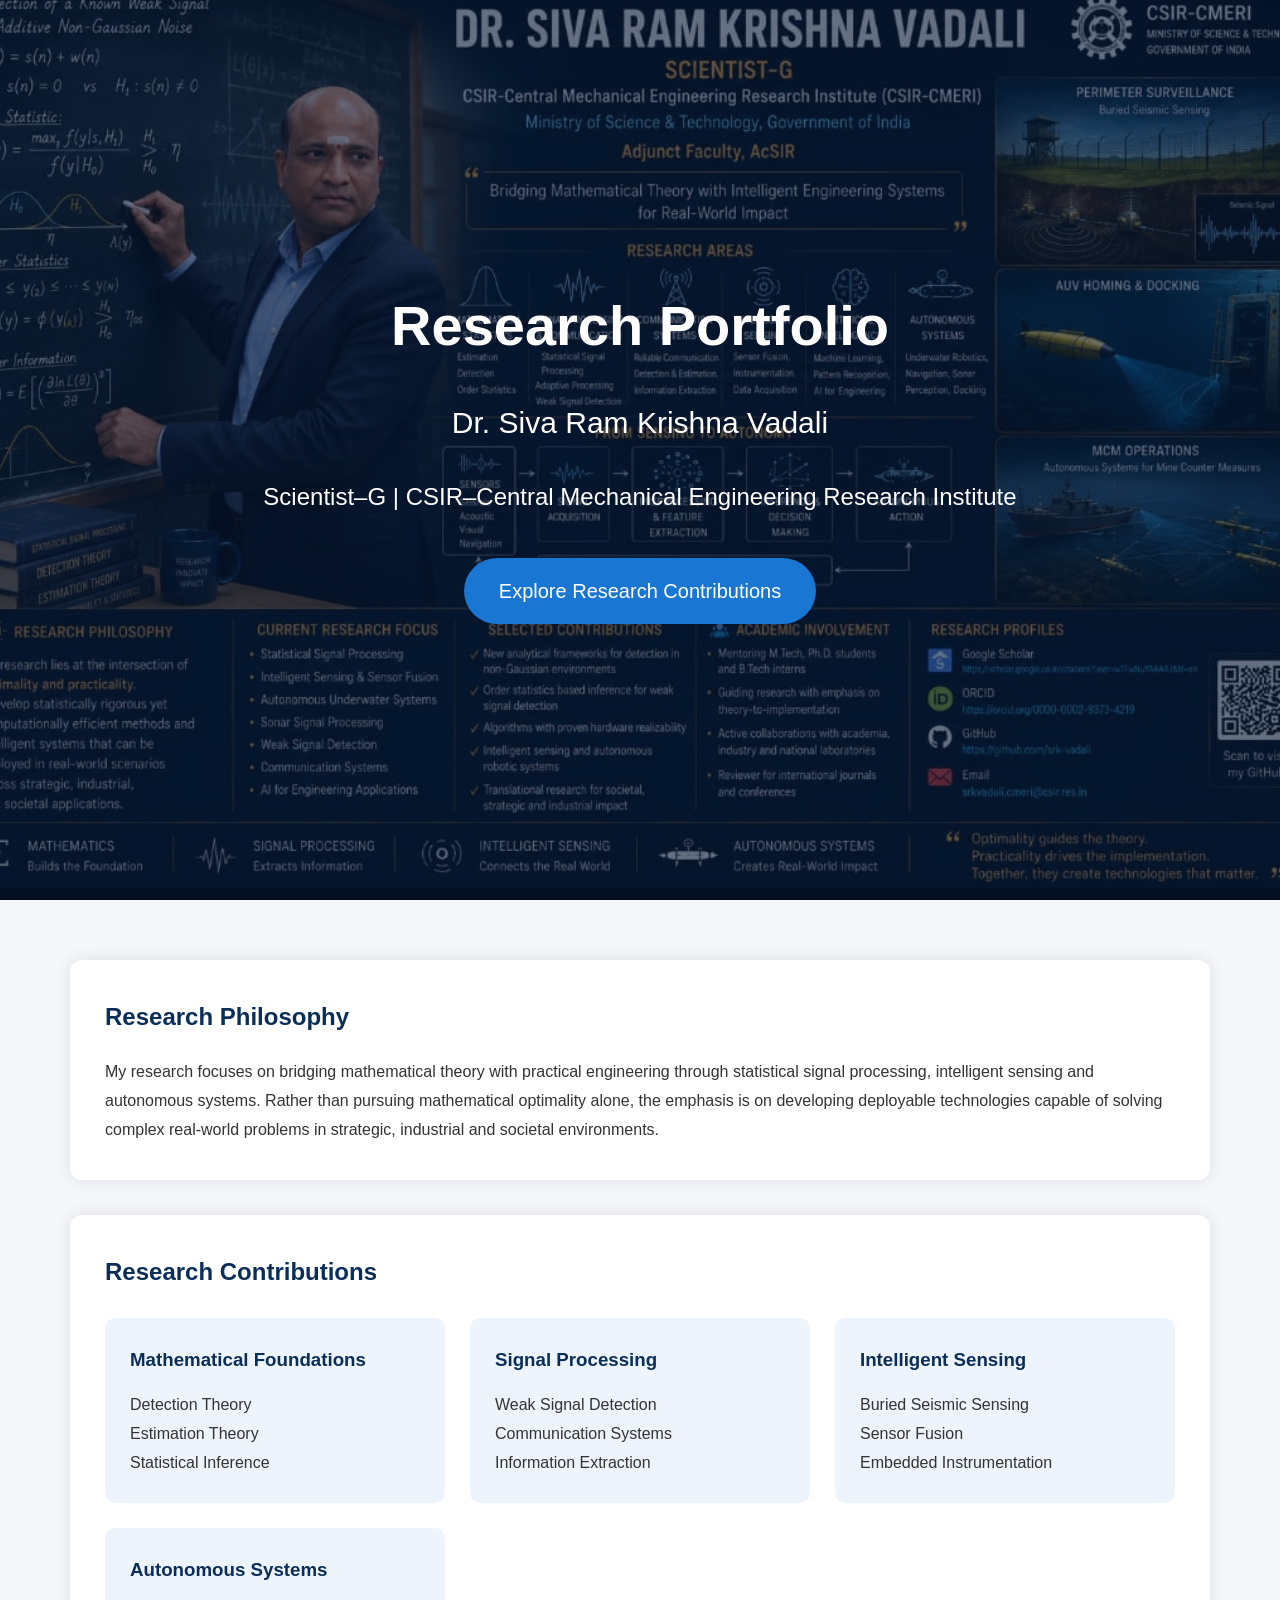
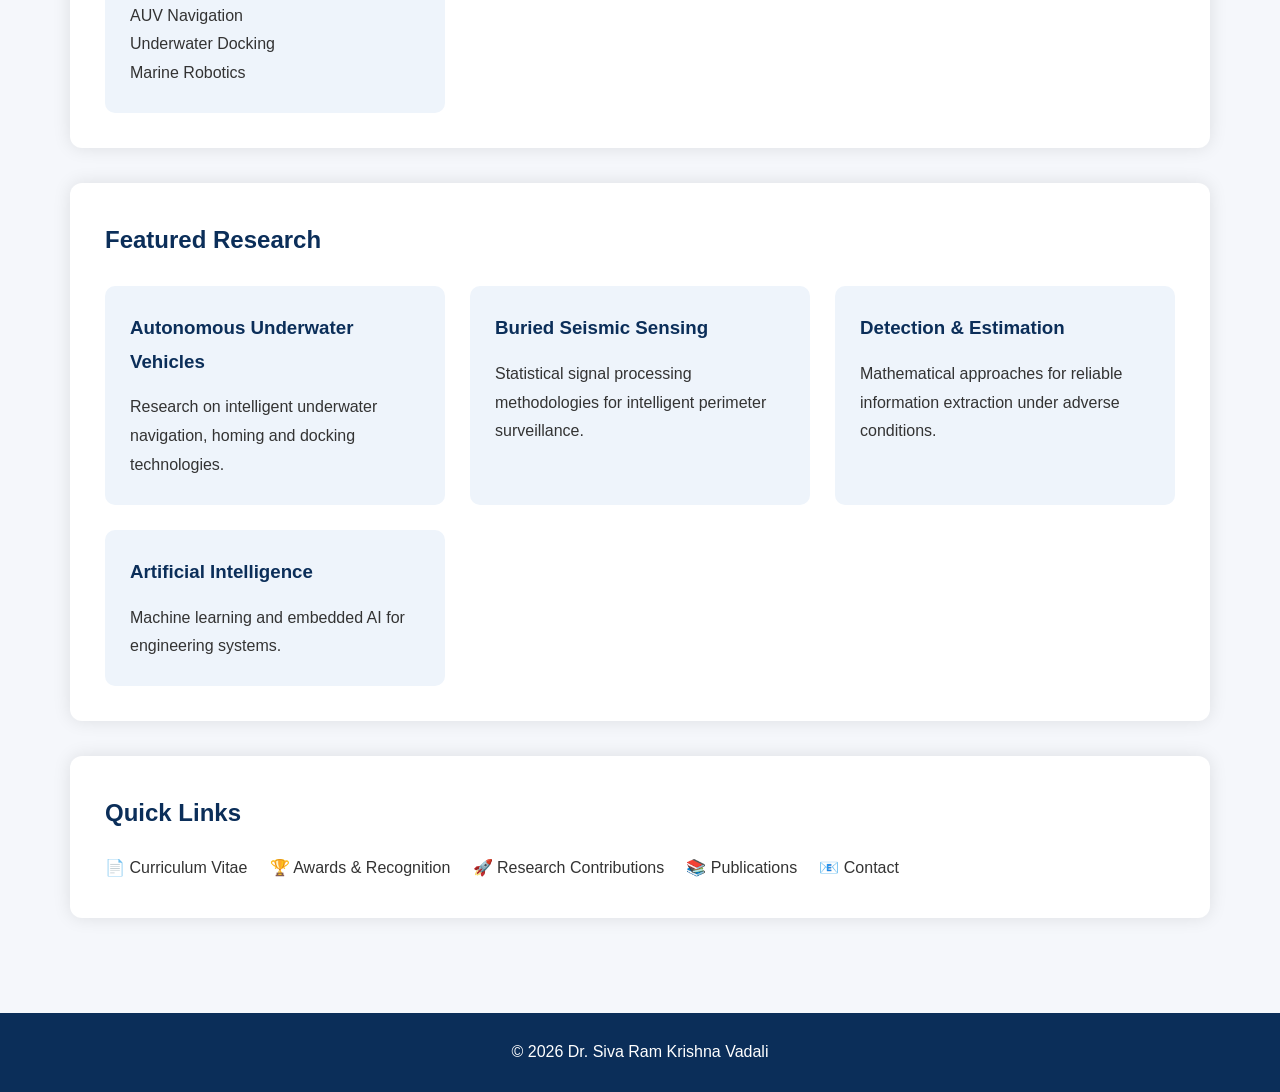
<file: index.html>
<!DOCTYPE html>
<html lang="en">

<head>

<meta charset="UTF-8">
<meta name="viewport" content="width=device-width, initial-scale=1.0">

<title>Dr. Siva Ram Krishna Vadali | Dr. Siva Ram Krishna Vadali</title>

<style>

*{
margin:0;
padding:0;
box-sizing:border-box;
}

body{

font-family:Segoe UI,Arial,sans-serif;
background:#f5f7fb;
color:#333;
line-height:1.8;

}

.hero{

height:100vh;

background:url("images/hero.jpg") center center/cover no-repeat;

display:flex;

justify-content:center;

align-items:center;

text-align:center;

position:relative;

}

.hero::before{

content:"";

position:absolute;

top:0;

left:0;

right:0;

bottom:0;

background:rgba(8,25,55,0.60);

}

.hero-content{

position:relative;

z-index:2;

color:white;

max-width:900px;

padding:20px;

}

.hero h1{

font-size:56px;

margin-bottom:20px;

}

.hero h2{

font-size:30px;

font-weight:400;

margin-bottom:25px;

}

.hero p{

font-size:24px;

}

.button{

display:inline-block;

margin-top:40px;

padding:15px 35px;

background:#1976d2;

color:white;

text-decoration:none;

border-radius:40px;

font-size:20px;

}

.container{

max-width:1200px;

margin:auto;

padding:60px 30px;

}

.card{

background:white;

padding:35px;

margin-bottom:35px;

border-radius:12px;

box-shadow:0px 0px 18px rgba(0,0,0,0.10);

}

.card h2{

color:#0b2e59;

margin-bottom:20px;

}

.grid{

display:grid;

grid-template-columns:repeat(auto-fit,minmax(280px,1fr));

gap:25px;

margin-top:25px;

}

.box{

background:#eef4fb;

padding:25px;

border-radius:10px;

}

.box h3{

color:#0b2e59;

margin-bottom:15px;

}

footer{

background:#0b2e59;

color:white;

text-align:center;

padding:25px;

}

</style>

</head>

<body>

<section class="hero">

<div class="hero-content">

<h1>

Research Portfolio

</h1>

<h2>

Dr. Siva Ram Krishna Vadali

</h2>

<p>

Scientist–G | CSIR–Central Mechanical Engineering Research Institute

</p>

<a class="button" href="#research">

Explore Research Contributions

</a>

</div>

</section>

<div class="container">

<div class="card">

<h2>

Research Philosophy

</h2>

<p>

My research focuses on bridging mathematical theory with practical engineering through statistical signal processing, intelligent sensing and autonomous systems. Rather than pursuing mathematical optimality alone, the emphasis is on developing deployable technologies capable of solving complex real-world problems in strategic, industrial and societal environments.

</p>

</div>

<div class="card" id="research">

<h2>

Research Contributions

</h2>

<div class="grid">

<div class="box">

<h3>Mathematical Foundations</h3>

<p>

Detection Theory<br>

Estimation Theory<br>

Statistical Inference

</p>

</div>

<div class="box">

<h3>Signal Processing</h3>

<p>

Weak Signal Detection<br>

Communication Systems<br>

Information Extraction

</p>

</div>

<div class="box">

<h3>Intelligent Sensing</h3>

<p>

Buried Seismic Sensing<br>

Sensor Fusion<br>

Embedded Instrumentation

</p>

</div>

<div class="box">

<h3>Autonomous Systems</h3>

<p>

AUV Navigation<br>

Underwater Docking<br>

Marine Robotics

</p>

</div>

</div>

</div>

<div class="card">

<h2>

Featured Research

</h2>

<div class="grid">

<div class="box">

<h3>Autonomous Underwater Vehicles</h3>

<p>

Research on intelligent underwater navigation, homing and docking technologies.

</p>

</div>

<div class="box">

<h3>Buried Seismic Sensing</h3>

<p>

Statistical signal processing methodologies for intelligent perimeter surveillance.

</p>

</div>

<div class="box">

<h3>Detection & Estimation</h3>

<p>

Mathematical approaches for reliable information extraction under adverse conditions.

</p>

</div>

<div class="box">

<h3>Artificial Intelligence</h3>

<p>

Machine learning and embedded AI for engineering systems.

</p>

</div>

</div>

</div>

<div class="card">

<h2>

Quick Links

</h2>

<p>

📄 Curriculum Vitae &nbsp;&nbsp;&nbsp;
🏆 Awards & Recognition &nbsp;&nbsp;&nbsp;
🚀 Research Contributions &nbsp;&nbsp;&nbsp;
📚 Publications &nbsp;&nbsp;&nbsp;
📧 Contact

</p>

</div>

</div>

<footer>

© 2026 Dr. Siva Ram Krishna Vadali

</footer>

</body>

</html>
</file>
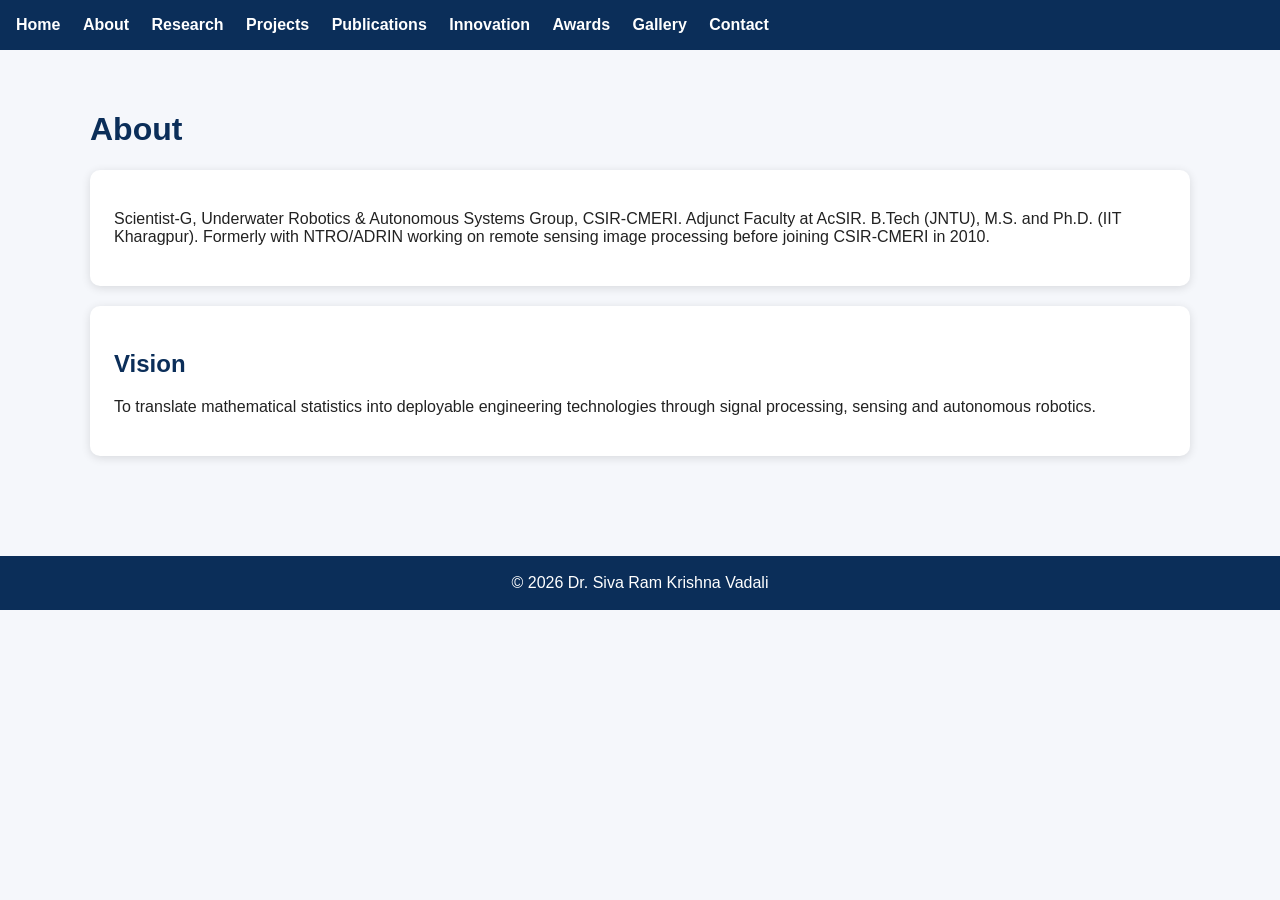
<file: about.html>
<!DOCTYPE html><html><head><meta charset='utf-8'><meta name='viewport' content='width=device-width,initial-scale=1'><title>about</title><link rel='stylesheet' href='css/style.css'></head><body><nav>
<a href="index.html">Home</a>
<a href="about.html">About</a>
<a href="research.html">Research</a>
<a href="projects.html">Projects</a>
<a href="publications.html">Publications</a>
<a href="innovation.html">Innovation</a>
<a href="awards.html">Awards</a>
<a href="gallery.html">Gallery</a>
<a href="contact.html">Contact</a>
</nav><div class='container'><h1>About</h1><div class='card'><p>Scientist-G, Underwater Robotics & Autonomous Systems Group, CSIR-CMERI. Adjunct Faculty at AcSIR. B.Tech (JNTU), M.S. and Ph.D. (IIT Kharagpur). Formerly with NTRO/ADRIN working on remote sensing image processing before joining CSIR-CMERI in 2010.</p></div><div class='card'><h2>Vision</h2><p>To translate mathematical statistics into deployable engineering technologies through signal processing, sensing and autonomous robotics.</p></div></div><footer>© 2026 Dr. Siva Ram Krishna Vadali</footer></body></html>
</file>
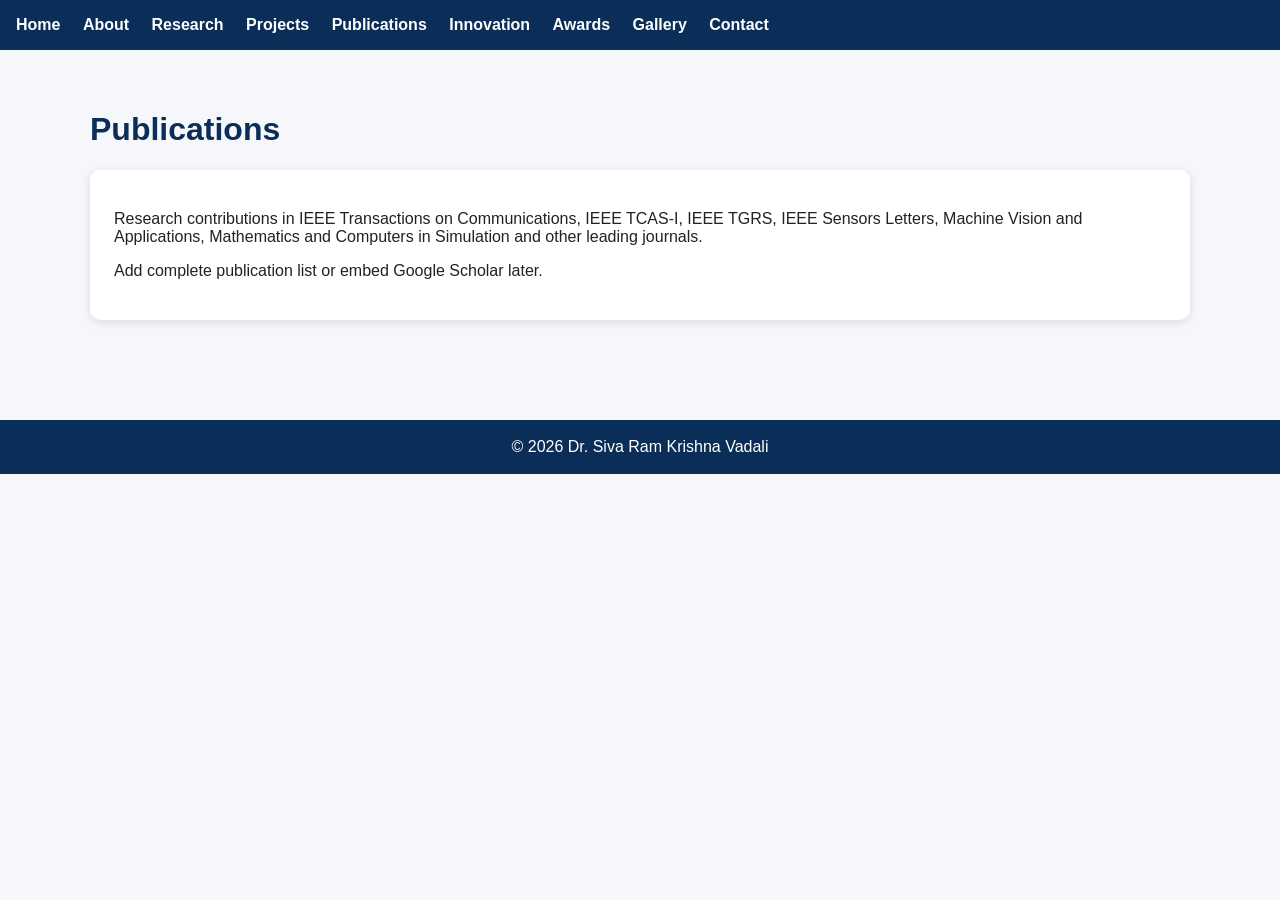
<file: publications.html>
<!DOCTYPE html><html><head><meta charset='utf-8'><meta name='viewport' content='width=device-width,initial-scale=1'><title>publications</title><link rel='stylesheet' href='css/style.css'></head><body><nav>
<a href="index.html">Home</a>
<a href="about.html">About</a>
<a href="research.html">Research</a>
<a href="projects.html">Projects</a>
<a href="publications.html">Publications</a>
<a href="innovation.html">Innovation</a>
<a href="awards.html">Awards</a>
<a href="gallery.html">Gallery</a>
<a href="contact.html">Contact</a>
</nav><div class='container'><h1>Publications</h1><div class='card'><p>Research contributions in IEEE Transactions on Communications, IEEE TCAS-I, IEEE TGRS, IEEE Sensors Letters, Machine Vision and Applications, Mathematics and Computers in Simulation and other leading journals.</p><p>Add complete publication list or embed Google Scholar later.</p></div></div><footer>© 2026 Dr. Siva Ram Krishna Vadali</footer></body></html>
</file>
<file: css/style.css>
body{margin:0;font-family:Segoe UI,Arial;background:#f5f7fb;color:#222}
nav{background:#0b2e59;padding:16px;position:sticky;top:0}
nav a{color:#fff;text-decoration:none;margin-right:18px;font-weight:600}
.hero{padding:80px 20px;background:linear-gradient(135deg,#0b2e59,#1976d2);color:#fff;text-align:center}
.container{max-width:1100px;margin:auto;padding:40px}
.card{background:#fff;padding:24px;margin:20px 0;border-radius:10px;box-shadow:0 2px 10px rgba(0,0,0,.12)}
footer{background:#0b2e59;color:#fff;text-align:center;padding:18px;margin-top:40px}
h1,h2{color:#0b2e59}.hero h1,.hero h2{color:#fff}
</file>
